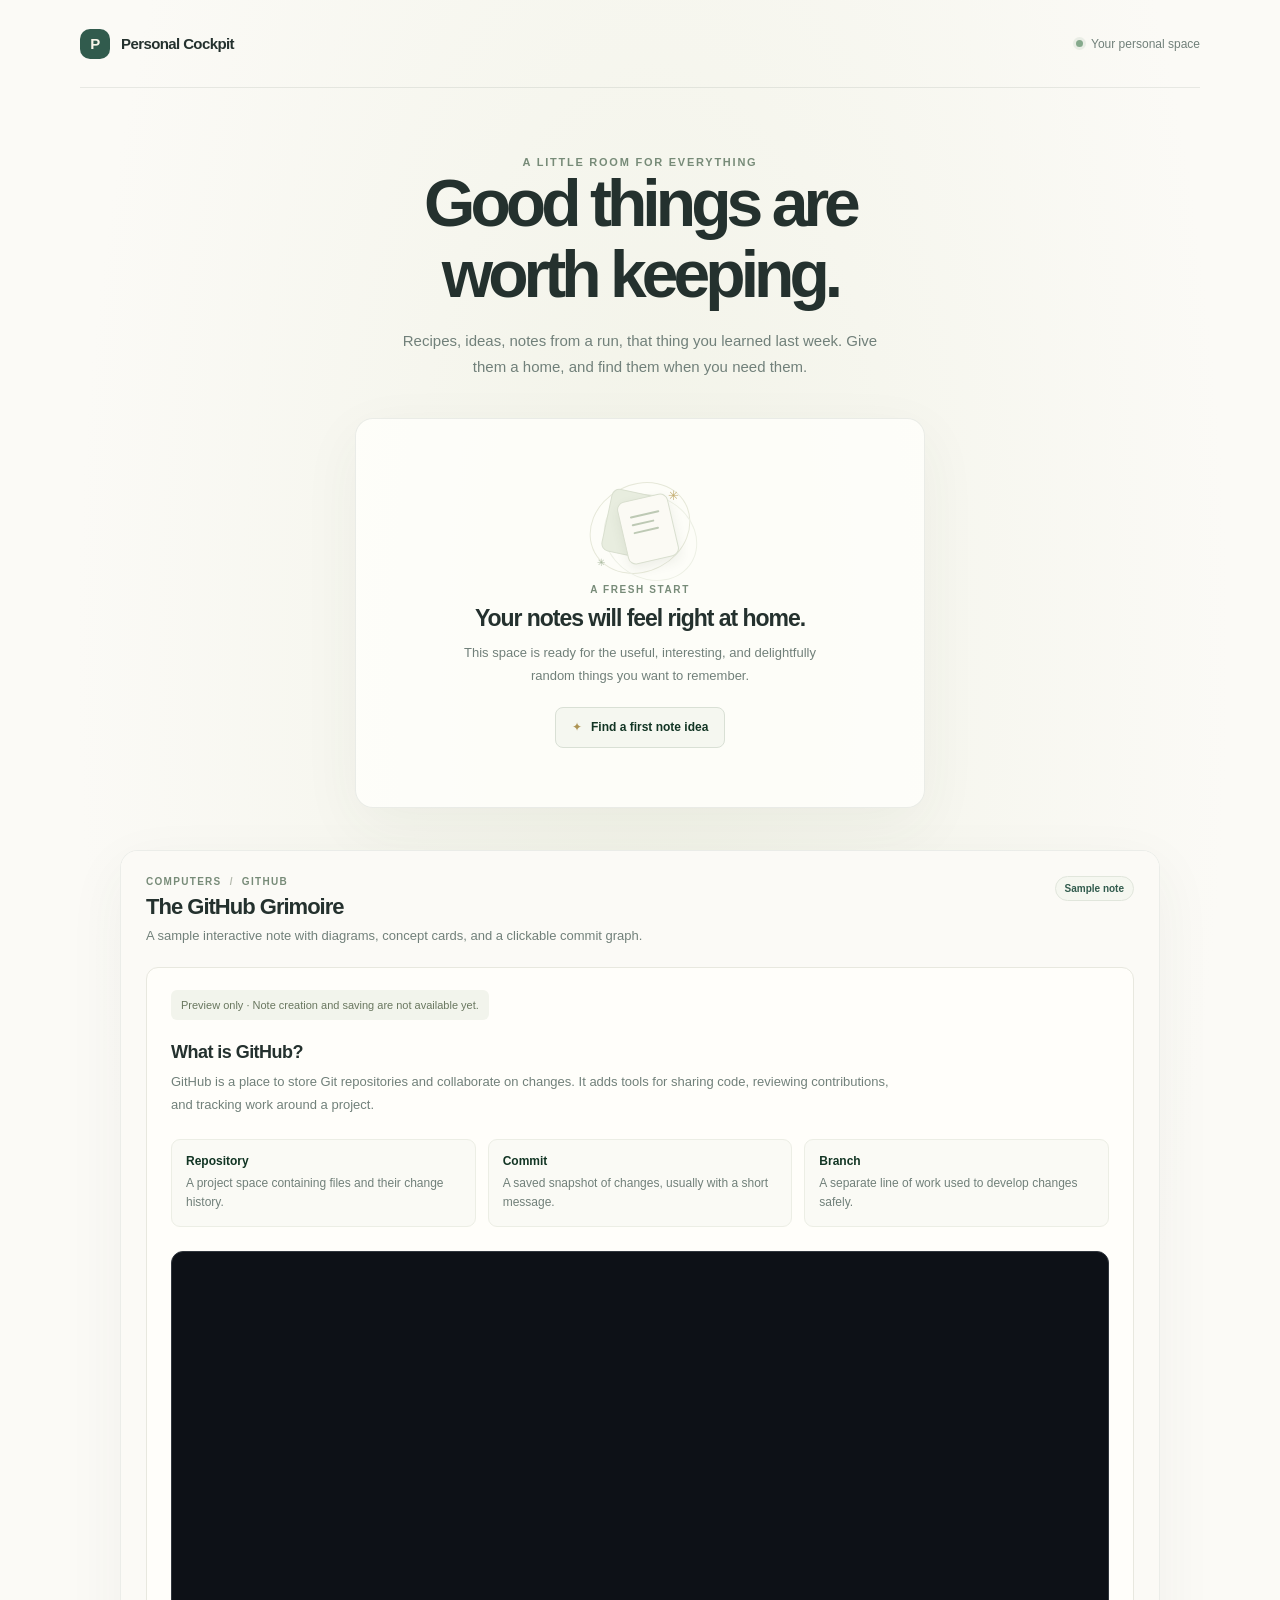
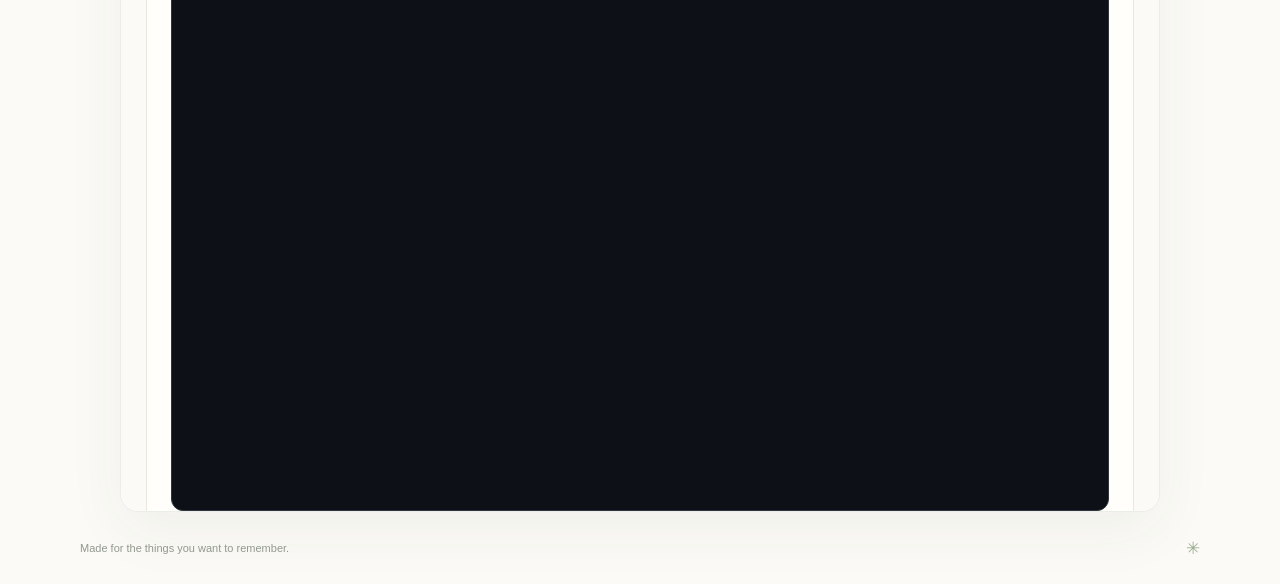
<file: index.html>
<!doctype html>
<html lang="en">
  <head>
    <meta charset="utf-8" />
    <meta name="viewport" content="width=device-width, initial-scale=1" />
    <meta
      name="description"
      content="A calm home for the things you want to remember."
    />
    <title>Personal Cockpit</title>
    <link rel="stylesheet" href="assets/css/styles.css" />
    <script src="assets/js/app.js" defer></script>
  </head>
  <body>
    <main class="page-shell">
      <header class="topbar" aria-label="Personal Cockpit">
        <a class="wordmark" href="./" aria-label="Personal Cockpit home">
          <span class="wordmark-mark" aria-hidden="true">P</span>
          <span>Personal Cockpit</span>
        </a>
        <span class="local-indicator">
          <span class="local-indicator-dot" aria-hidden="true"></span>
          Your personal space
        </span>
      </header>

      <section class="welcome" aria-labelledby="page-title">
        <p class="eyebrow">A little room for everything</p>
        <h1 id="page-title">Good things are<br class="desktop-break" /> worth keeping.</h1>
        <p class="intro">
          Recipes, ideas, notes from a run, that thing you learned last week.
          Give them a home, and find them when you need them.
        </p>
      </section>

      <section class="empty-card" aria-labelledby="empty-title">
        <div class="illustration" aria-hidden="true">
          <div class="orbit orbit-one"></div>
          <div class="orbit orbit-two"></div>
          <div class="note note-back"></div>
          <div class="note note-front">
            <span></span><span></span><span></span>
          </div>
          <span class="sparkle sparkle-one">✳</span>
          <span class="sparkle sparkle-two">✳</span>
        </div>
        <p class="card-kicker">A fresh start</p>
        <h2 id="empty-title">Your notes will feel right at home.</h2>
        <p class="empty-copy">
          This space is ready for the useful, interesting, and delightfully
          random things you want to remember.
        </p>
        <button class="prompt-button" id="prompt-button" type="button">
          <span>✦</span> Find a first note idea
        </button>
        <p class="prompt" id="prompt" aria-live="polite" hidden></p>
      </section>

      <section class="sample-note" aria-label="Sample note: The GitHub Grimoire">
        <!-- Scripts are allowed so the nested diagram can run; same-origin stays sandboxed. -->
        <iframe
          class="sample-note-frame"
          src="assets/notes/github-note.html"
          title="Sample note: The GitHub Grimoire"
          sandbox="allow-scripts"
        ></iframe>
      </section>

      <footer class="page-footer">
        <span>Made for the things you want to remember.</span>
        <span class="footer-mark" aria-hidden="true">✳</span>
      </footer>
    </main>
  </body>
</html>
</file>
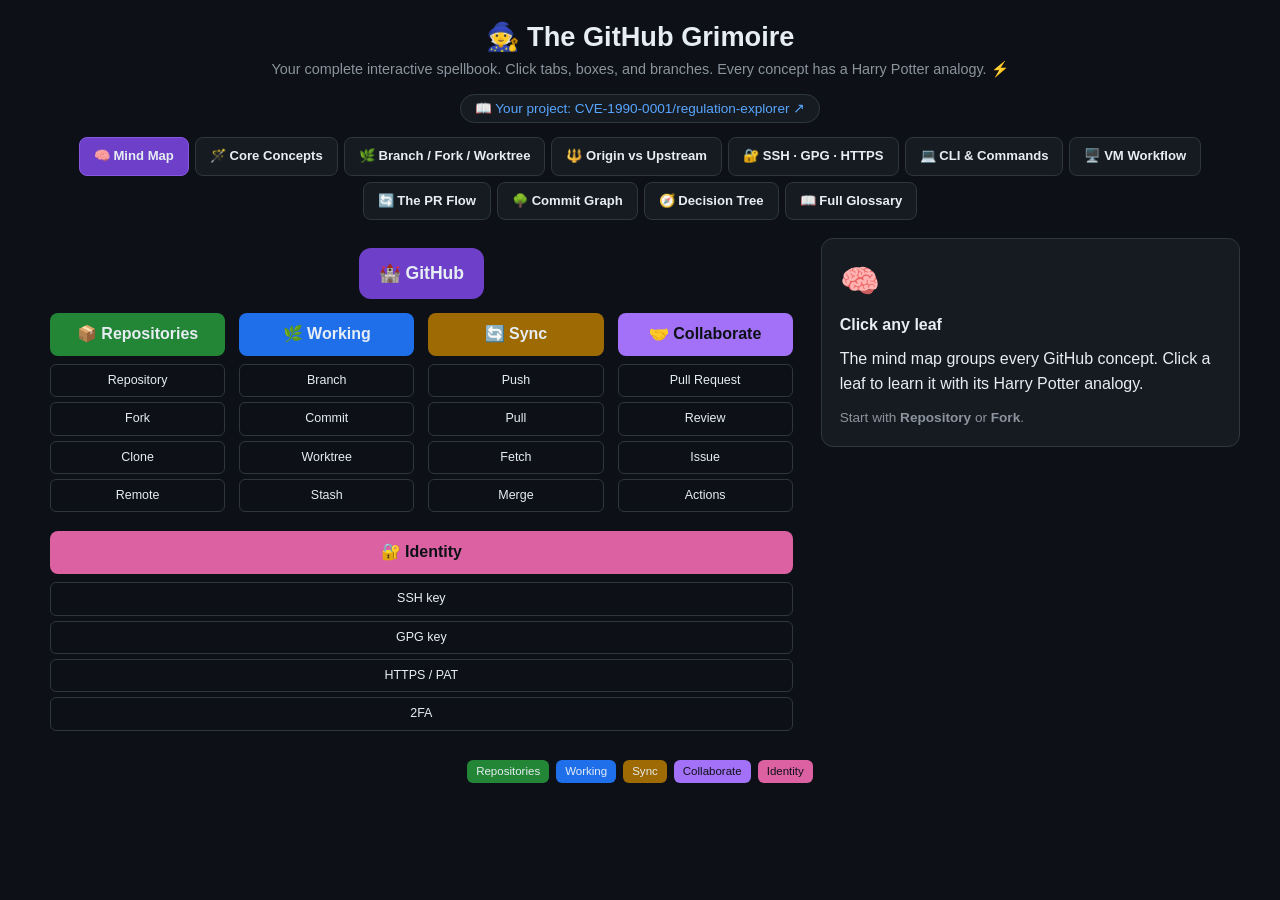
<file: assets/notes/github-grimoire.html>
<!DOCTYPE html>
<html lang="en">
<head>
<meta charset="UTF-8">
<meta name="viewport" content="width=device-width, initial-scale=1.0">
<title>🧙 The GitHub Grimoire — Your Complete Interactive Spellbook</title>
<style>
  * { box-sizing: border-box; margin: 0; padding: 0; }
  body { font-family: -apple-system, "Segoe UI", Roboto, sans-serif; background: #0d1117; color: #e6edf3; padding: 16px; line-height: 1.55; }
  h1 { text-align: center; font-size: 1.7rem; }
  .sub { text-align: center; color: #8b949e; margin-bottom: 16px; font-size: 0.9rem; }
  .repo-pill { text-align:center; margin-bottom:16px; }
  .repo-pill a { color:#58a6ff; text-decoration:none; background:#161b22; border:1px solid #30363d; padding:6px 14px; border-radius:20px; font-size:0.85rem; }
  .tabs { display: flex; gap: 6px; justify-content: center; flex-wrap: wrap; margin-bottom: 18px; }
  .tab { cursor: pointer; padding: 8px 14px; border-radius: 8px; background: #161b22; border: 1px solid #30363d; font-weight: 600; font-size: 0.82rem; }
  .tab.active { background: #6e40c9; border-color: #8957e5; }
  .view { display: none; max-width:1200px; margin:0 auto; }
  .view.active { display: block; }
  .wrap { display: flex; gap: 18px; flex-wrap: wrap; }
  .diagram { flex: 2; min-width: 300px; }
  .panel { flex: 1; min-width: 270px; background: #161b22; border: 1px solid #30363d; border-radius: 12px; padding: 18px; position: sticky; top: 16px; align-self: flex-start; }
  .lane { border: 1px solid #30363d; border-radius: 12px; padding: 14px; margin-bottom: 12px; background: #161b22; }
  .lane-title { font-size: 0.72rem; text-transform: uppercase; letter-spacing: 1px; color: #8b949e; margin-bottom: 10px; }
  .nodes { display: flex; gap: 10px; flex-wrap: wrap; }
  .node { cursor: pointer; border-radius: 10px; padding: 11px 13px; font-weight: 600; border: 2px solid transparent; transition: all .15s; flex: 1; min-width: 100px; text-align: center; font-size: 0.85rem; }
  .node:hover { transform: translateY(-2px); filter: brightness(1.15); }
  .node.active { border-color: #fff; box-shadow: 0 0 0 3px rgba(255,255,255,.2); }
  .b1{background:#1f6feb}.b2{background:#8957e5}.b3{background:#238636}.b4{background:#9e6a03}
  .b5{background:#bc4c00}.b6{background:#a371f7;color:#0d1117}.b7{background:#db61a2;color:#0d1117}.b8{background:#1a7f7f}
  .arrow { text-align: center; color: #8b949e; font-size: 1.3rem; margin: 2px 0; }
  .barrier { border: 2px dashed #f85149; border-radius: 10px; padding: 7px; text-align: center; color: #f85149; font-size: 0.78rem; margin: 10px 0; font-weight: 600; }
  .panel .emoji { font-size: 2rem; } .panel h2 { font-size: 1rem; margin: 6px 0 10px; }
  .panel code,.card code,.term code { background: #0d1117; padding: 2px 6px; border-radius: 4px; color: #79c0ff; font-size: 0.85rem; }
  .panel pre,.card pre,.term pre { background: #0d1117; padding: 10px; border-radius: 6px; overflow-x: auto; margin: 8px 0; border: 1px solid #30363d; font-size: 0.8rem; color:#79c0ff; }
  .hint { color: #8b949e; font-size: 0.85rem; margin-top: 10px; }
  .grid { display:grid; grid-template-columns:repeat(auto-fit,minmax(260px,1fr)); gap:12px; }
  .card { background:#161b22; border:1px solid #30363d; border-radius:10px; padding:14px; }
  .card h3 { font-size:0.95rem; margin-bottom:6px; color:#d2a8ff; }
  .card .ana { color:#f0b72f; font-style:italic; font-size:0.85rem; display:block; margin-top:6px; }
  .mindmap { text-align:center; padding:10px; }
  .mm-root { display:inline-block; background:#6e40c9; padding:12px 20px; border-radius:12px; font-weight:700; font-size:1.1rem; margin-bottom:14px; }
  .mm-branches { display:flex; gap:14px; justify-content:center; flex-wrap:wrap; align-items:flex-start; }
  .mm-branch { flex:1; min-width:150px; }
  .mm-head { padding:9px; border-radius:8px; font-weight:700; margin-bottom:8px; cursor:pointer; }
  .mm-head:hover{filter:brightness(1.15)}
  .mm-leaf { background:#0d1117; border:1px solid #30363d; border-radius:6px; padding:6px 8px; margin:5px 0; font-size:0.78rem; cursor:pointer; }
  .mm-leaf:hover{border-color:#58a6ff}
  .tree { font-family:monospace; font-size:0.85rem; background:#0d1117; border:1px solid #30363d; border-radius:8px; padding:16px; overflow-x:auto; }
  .tree .q{color:#f0b72f;font-weight:700}.tree .a{color:#3fb950}
  details { background:#161b22; border:1px solid #30363d; border-radius:8px; padding:10px 14px; margin-bottom:8px; }
  details summary { cursor:pointer; font-weight:600; color:#79c0ff; }
  details[open] summary { margin-bottom:8px; }
  .term { background:#161b22; border:1px solid #30363d; border-radius:8px; padding:13px; margin-bottom:9px; }
  .term b { color:#79c0ff; } .term .ana { color:#f0b72f; font-style:italic; }
  .flow { display:flex; flex-direction:column; gap:8px; }
  .flow-step { background:#161b22; border:1px solid #30363d; border-left:4px solid #6e40c9; border-radius:8px; padding:12px; }
  .flow-step b{color:#d2a8ff}
  .legend { margin: 14px 0 0; display:flex; gap:7px; flex-wrap:wrap; justify-content:center; font-size:0.72rem; }
  .legend span { padding:3px 9px; border-radius:6px; }
  .cmd { background:#0d1117; border:1px solid #30363d; border-radius:8px; padding:12px; margin-bottom:8px; }
  .cmd code{color:#79c0ff;font-size:0.85rem} .cmd .d{color:#8b949e;font-size:0.8rem;display:block;margin-top:4px}
  .graph-wrap{display:flex;gap:18px;flex-wrap:wrap}
  .graph{flex:2;min-width:300px;background:#0d1117;border:1px solid #30363d;border-radius:10px;padding:18px;overflow-x:auto}
  svg{max-width:100%}
  .cdot{cursor:pointer;transition:r .1s}.cdot:hover{stroke:#fff;stroke-width:2}
  .ctrl{display:flex;gap:8px;margin-bottom:12px;flex-wrap:wrap}
  .ctrl button{cursor:pointer;background:#161b22;border:1px solid #30363d;color:#e6edf3;border-radius:6px;padding:6px 12px;font-size:0.8rem}
  .ctrl button:hover{border-color:#58a6ff}
</style>
</head>
<body>
  <h1>🧙 The GitHub Grimoire</h1>
  <p class="sub">Your complete interactive spellbook. Click tabs, boxes, and branches. Every concept has a Harry Potter analogy. ⚡</p>
  <div class="repo-pill"><a href="https://github.com/CVE-1990-0001/regulation-explorer" target="_blank">📖 Your project: CVE-1990-0001/regulation-explorer ↗</a></div>

  <div class="tabs">
    <div class="tab active" data-v="mindmap">🧠 Mind Map</div>
    <div class="tab" data-v="core">🪄 Core Concepts</div>
    <div class="tab" data-v="bfw">🌿 Branch / Fork / Worktree</div>
    <div class="tab" data-v="upstream">🔱 Origin vs Upstream</div>
    <div class="tab" data-v="security">🔐 SSH · GPG · HTTPS</div>
    <div class="tab" data-v="cli">💻 CLI & Commands</div>
    <div class="tab" data-v="vmflow">🖥️ VM Workflow</div>
    <div class="tab" data-v="flow">🔄 The PR Flow</div>
    <div class="tab" data-v="graph">🌳 Commit Graph</div>
    <div class="tab" data-v="decide">🧭 Decision Tree</div>
    <div class="tab" data-v="glossary">📖 Full Glossary</div>
  </div>

  <!-- ===== MIND MAP ===== -->
  <div class="view active" id="mindmap">
    <div class="wrap">
      <div class="diagram">
        <div class="mindmap">
          <div class="mm-root">🏰 GitHub</div>
          <div class="mm-branches">
            <div class="mm-branch">
              <div class="mm-head b3">📦 Repositories</div>
              <div class="mm-leaf" data-k="repo">Repository</div>
              <div class="mm-leaf" data-k="fork">Fork</div>
              <div class="mm-leaf" data-k="clone">Clone</div>
              <div class="mm-leaf" data-k="remote">Remote</div>
            </div>
            <div class="mm-branch">
              <div class="mm-head b1">🌿 Working</div>
              <div class="mm-leaf" data-k="branch">Branch</div>
              <div class="mm-leaf" data-k="commit">Commit</div>
              <div class="mm-leaf" data-k="worktree">Worktree</div>
              <div class="mm-leaf" data-k="stash">Stash</div>
            </div>
            <div class="mm-branch">
              <div class="mm-head b4">🔄 Sync</div>
              <div class="mm-leaf" data-k="push">Push</div>
              <div class="mm-leaf" data-k="pull">Pull</div>
              <div class="mm-leaf" data-k="fetch">Fetch</div>
              <div class="mm-leaf" data-k="merge">Merge</div>
            </div>
            <div class="mm-branch">
              <div class="mm-head b6">🤝 Collaborate</div>
              <div class="mm-leaf" data-k="pr">Pull Request</div>
              <div class="mm-leaf" data-k="review">Review</div>
              <div class="mm-leaf" data-k="issue">Issue</div>
              <div class="mm-leaf" data-k="action">Actions</div>
            </div>
            <div class="mm-branch">
              <div class="mm-head b7">🔐 Identity</div>
              <div class="mm-leaf" data-k="ssh">SSH key</div>
              <div class="mm-leaf" data-k="gpg">GPG key</div>
              <div class="mm-leaf" data-k="https">HTTPS / PAT</div>
              <div class="mm-leaf" data-k="2fa">2FA</div>
            </div>
          </div>
        </div>
      </div>
      <div class="panel" id="mmpanel">
        <div class="emoji">🧠</div>
        <h2>Click any leaf</h2>
        <p>The mind map groups every GitHub concept. Click a leaf to learn it with its Harry Potter analogy.</p>
        <p class="hint">Start with <b>Repository</b> or <b>Fork</b>.</p>
      </div>
    </div>
    <div class="legend">
      <span class="b3">Repositories</span><span class="b1">Working</span><span class="b4">Sync</span><span class="b6">Collaborate</span><span class="b7">Identity</span>
    </div>
  </div>

  <!-- ===== CORE CONCEPTS ===== -->
  <div class="view" id="core">
    <div class="grid">
      <div class="card"><h3>📦 Repository ("repo")</h3>A project's folder + its entire history, stored by Git.<span class="ana">Your spellbook — every spell and every past edit, bound together.</span></div>
      <div class="card"><h3>💾 Commit</h3>A saved snapshot of changes with a message. The atomic unit of history.<span class="ana">Casting a spell into the book with a note on what it does — permanent and labelled.</span></div>
      <div class="card"><h3>🌿 Branch</h3>A movable pointer to a line of commits inside one repo.<span class="ana">A separate page you write on so you don't scribble over the master page (<code>main</code>).</span></div>
      <div class="card"><h3>🍴 Fork</h3>Your personal server-side copy of someone else's repo.<span class="ana">Photocopying Dumbledore's spellbook so you can experiment freely.</span></div>
      <div class="card"><h3>📥 Clone</h3>Downloading a repo to a machine.<span class="ana">Copying the whole spellbook onto your desk at home.</span></div>
      <div class="card"><h3>🛰️ Remote</h3>A saved address a repo syncs with (<code>origin</code>, <code>upstream</code>, <code>enterprise</code>…).<span class="ana">An owl's destination — a saved address you send letters to.</span></div>
      <div class="card"><h3>📜 Pull Request</h3>A formal request to merge your branch. A SEPARATE step from pushing, done in the browser.<span class="ana">Asking the gods/librarian to accept your pages into the official book.</span></div>
      <div class="card"><h3>🔀 Merge</h3>Combining one branch's commits into another.<span class="ana">Copying your page's spells into the master page.</span></div>
      <div class="card"><h3>⚔️ Merge conflict</h3>When two branches changed the same lines and Git can't auto-decide.<span class="ana">Two wizards edited the same spell differently — you must choose the final wording.</span></div>
      <div class="card"><h3>📌 HEAD</h3>A pointer to "where you are right now" (usually the tip of your current branch).<span class="ana">The bookmark showing which page you're currently writing on.</span></div>
      <div class="card"><h3>🏷️ Tag / Release</h3>A named marker on a commit, often a version (<code>v1.0</code>).<span class="ana">A wax seal marking an important, finished edition.</span></div>
      <div class="card"><h3>📦 .gitignore</h3>A file listing things Git should NOT track (secrets, build junk).<span class="ana">The Room of Hidden Things — stuff you deliberately keep out of the book.</span></div>
    </div>
  </div>

  <!-- ===== BRANCH / FORK / WORKTREE ===== -->
  <div class="view" id="bfw">
    <div class="grid">
      <div class="card"><h3>🌿 Branch — a line of work</h3>Lives <b>inside one repo</b>. Switch with <code>git checkout name</code>. Your everyday default.<br><br><b>Use when:</b> starting any feature/fix in a repo you can push to.<span class="ana">A separate page in your own spellbook.</span></div>
      <div class="card"><h3>🍴 Fork — a whole copy</h3>A <b>separate repo</b> under your account. Has its own branches.<br><br><b>Use when:</b> you lack push access to the original but want to contribute (fork → branch → PR).<span class="ana">Your photocopy of someone else's book.</span></div>
      <div class="card"><h3>🪵 Worktree — two folders, one repo</h3>Check out a <b>second branch into a second folder</b>, sharing the same history/remotes.<pre>git worktree add ../hotfix feature/add-dsgvo</pre><b>Use when:</b> you need two branches live <i>at the same time</i> (compare builds, urgent fix mid-feature) without stashing.<span class="ana">Magically duplicating your desk so two pages are open at once.</span></div>
    </div>
    <h3 style="margin:18px 0 10px;color:#d2a8ff">They stack, not compete:</h3>
    <div class="tree">FORK (a whole repo copy)
 └── BRANCH (a line of work) ×many
       └── WORKTREE (an extra folder for that branch) ×optional</div>
    <h3 style="margin:18px 0 10px;color:#d2a8ff">Quick chooser:</h3>
    <div class="flow">
      <div class="flow-step"><b>Repo I can push to?</b> → just make a <b>branch</b>.</div>
      <div class="flow-step"><b>Repo I can't push to?</b> → <b>fork</b> it, branch inside, open a PR.</div>
      <div class="flow-step"><b>Need two branches open simultaneously?</b> → add a <b>worktree</b>.</div>
    </div>
  </div>

  <!-- ===== ORIGIN VS UPSTREAM ===== -->
  <div class="view" id="upstream">
    <p style="color:#8b949e;margin-bottom:14px;">Two copies, two remotes. <b>Pull FROM upstream</b> to stay current; <b>push TO origin</b> to save your work. 🪄</p>
    <div class="tree">upstream  (original: CVE-1990-0001)   ◄── you PULL new changes FROM here
   │
   │ (you forked it)
   ▼
origin    (your fork: Remychng)       ──► you PUSH your work TO here
   │
   ▼
Pull Request  ──► proposes your changes back UP to upstream</div>
    <div class="grid" style="margin-top:16px;">
      <div class="card"><h3>🍴 origin = your fork</h3>The copy you cloned: <code>Remychng/regulation-explorer</code>. You <b>push</b> your branches here. Created automatically when you clone.<span class="ana">Your personal photocopy in the dorm.</span></div>
      <div class="card"><h3>🔱 upstream = the original</h3>The repo you forked from: <code>CVE-1990-0001/regulation-explorer</code>. You <b>pull</b> new changes from here to stay current. You add it yourself by convention.<span class="ana">The official Hogwarts library spellbook.</span></div>
      <div class="card"><h3>❓ Why bother?</h3>Your fork is frozen at fork-time. The original keeps moving as teammates merge PRs. <code>upstream</code> lets you catch up so your work doesn't drift or conflict.<span class="ana">The library keeps adding spells — upstream copies them into your book.</span></div>
    </div>
    <h3 style="margin:18px 0 10px;color:#d2a8ff">Step by step</h3>
    <div class="flow">
      <div class="flow-step"><b>1. See current remotes</b><pre>git remote -v</pre>Only <code>origin</code> shows at first.</div>
      <div class="flow-step"><b>2. Add upstream</b><pre>git remote add upstream https://github.com/CVE-1990-0001/regulation-explorer.git</pre>Trains a second owl. 🦉</div>
      <div class="flow-step"><b>3. Confirm both exist</b><pre>git remote -v   # now shows origin AND upstream</pre></div>
      <div class="flow-step"><b>4. Stay up to date (whenever you start work)</b><pre>git checkout main
git pull upstream main      # newest changes from the original
git push origin main        # (optional) update your fork too</pre></div>
    </div>
    <div class="card" style="margin-top:16px;border-left:4px solid #6e40c9;">
      <h3>🧭 One sentence to remember</h3>
      Pull <b>FROM upstream</b> to stay current · push <b>TO origin</b> to save your work · open a <b>PR</b> to send changes back up to upstream.
    </div>
  </div>

  <!-- ===== SECURITY ===== -->
  <div class="view" id="security">
    <div class="grid">
      <div class="card"><h3>🔑 SSH key</h3>Proves <b>who you are</b> when pushing/pulling. A key <i>pair</i>: a secret <b>private</b> key (never share) and a <b>public</b> <code>.pub</code> you give the server. Each server needs its own.<pre>ssh-keygen -t ed25519 -C "you@email"
cat ~/.ssh/id_ed25519.pub   # give this to GitHub
ssh -T git@github.com       # test</pre><span class="ana">A building pass — your private key is the magic word only you know; the public key is the lock the castle installs. Camp Jupiter won't accept Camp Half-Blood's pass.</span></div>
      <div class="card"><h3>✍️ GPG key</h3>Proves <b>you really made a commit</b> by cryptographically <i>signing</i> it → the green "Verified" badge. Authentication (SSH) ≠ authorship (GPG).<pre>git config --global commit.gpgsign true</pre><span class="ana">Your personal wax seal pressed onto each page, proving no imposter wrote it.</span></div>
      <div class="card"><h3>🌐 HTTPS + PAT</h3>The other way to connect (vs SSH). Uses a URL like <code>https://github.com/...</code> and a <b>Personal Access Token</b> instead of a password.<span class="ana">Entering through the front gate with a signed permission slip (token) rather than a secret side-passage key (SSH).</span></div>
      <div class="card"><h3>🔢 2FA</h3>Two-Factor Authentication: password + a second code (app/key). Often required on Enterprise.<span class="ana">Needing both a password AND your wand to enter — one alone won't do.</span></div>
      <div class="card"><h3>🆚 SSH vs HTTPS — which?</h3><b>SSH:</b> set up a key once, no typing tokens after. Great for machines you control (your VM). <b>HTTPS:</b> easier through firewalls/proxies, uses a token. Both do the same job.<span class="ana">Side-passage (SSH) vs front gate (HTTPS) — both get you into the castle.</span></div>
      <div class="card"><h3>⚠️ Golden rule of keys</h3>Only ever share the <code>.pub</code> (public) half. The file WITHOUT <code>.pub</code> is your secret — never paste it anywhere.<span class="ana">Never tell anyone your secret magic word.</span></div>
    </div>
  </div>

  <!-- ===== CLI ===== -->
  <div class="view" id="cli">
    <p style="color:#8b949e;margin-bottom:12px;">The terminal is for <code>git</code> commands. The browser is for <code>https://</code> links. Don't mix them. 🪄</p>
    <details open><summary>🏁 Starting out</summary>
      <div class="cmd"><code>git clone &lt;url&gt;</code><span class="d">Copy a repo to your machine.</span></div>
      <div class="cmd"><code>cd repo &amp;&amp; code .</code><span class="d">Enter the folder and OPEN it in VS Code (makes files appear in the sidebar).</span></div>
      <div class="cmd"><code>git status</code><span class="d">What's changed / which branch you're on. Run this constantly.</span></div>
    </details>
    <details><summary>🌿 Branches</summary>
      <div class="cmd"><code>git branch -a</code><span class="d">List all branches (local + remote).</span></div>
      <div class="cmd"><code>git checkout &lt;branch&gt;</code><span class="d">Switch to a branch.</span></div>
      <div class="cmd"><code>git checkout -b &lt;new&gt;</code><span class="d">Create AND switch to a new branch.</span></div>
    </details>
    <details><summary>💾 Saving work</summary>
      <div class="cmd"><code>git add .</code><span class="d">Stage all changes for the next commit.</span></div>
      <div class="cmd"><code>git commit -m "message"</code><span class="d">Save a snapshot with a note.</span></div>
      <div class="cmd"><code>git stash</code><span class="d">Temporarily shelve uncommitted work; <code>git stash pop</code> brings it back.</span></div>
    </details>
    <details><summary>🛰️ Remotes & syncing</summary>
      <div class="cmd"><code>git remote -v</code><span class="d">Show saved addresses (read-only, safe).</span></div>
      <div class="cmd"><code>git remote add &lt;name&gt; &lt;url&gt;</code><span class="d">Add a new destination (e.g. <code>enterprise</code>).</span></div>
      <div class="cmd"><code>git remote set-url &lt;name&gt; &lt;url&gt;</code><span class="d">Fix an existing remote's address.</span></div>
      <div class="cmd"><code>git push &lt;remote&gt; &lt;branch&gt;</code><span class="d">Upload a branch.</span></div>
      <div class="cmd"><code>git pull</code><span class="d">Fetch + merge the latest from the remote.</span></div>
      <div class="cmd"><code>git fetch</code><span class="d">Download updates WITHOUT merging (safe to inspect first).</span></div>
    </details>
    <details><summary>🪵 Worktrees</summary>
      <div class="cmd"><code>git worktree add ../folder &lt;branch&gt;</code><span class="d">Check out another branch in a second folder.</span></div>
      <div class="cmd"><code>git worktree list</code><span class="d">Show all worktrees.</span></div>
    </details>
    <details><summary>🐙 GitHub CLI (<code>gh</code>) — talks to GitHub itself</summary>
      <div class="cmd"><code>gh auth login</code><span class="d">Log in to GitHub from the terminal.</span></div>
      <div class="cmd"><code>gh pr create</code><span class="d">Open a Pull Request without the browser.</span></div>
      <div class="cmd"><code>gh pr list</code><span class="d">List PRs (shows each branch).</span></div>
      <div class="cmd"><code>gh repo clone owner/repo</code><span class="d">Clone by name.</span></div>
      <span class="d" style="padding:0 12px;">Note: <code>git</code> manages history; <code>gh</code> manages GitHub things (PRs, issues, repos). Different tools.</span>
    </details>
  </div>

  <!-- ===== VM WORKFLOW ===== -->
  <div class="view" id="vmflow">
    <div class="barrier">⚡ GOLDEN RULE: Anything touching Enterprise (github.deutsche-boerse.de) MUST happen inside the VM. Your personal laptop can't cross the firewall. ⚡</div>
    <div class="grid" style="margin-bottom:16px;">
      <div class="card"><h3>🏢 Scenario A — work belongs on Enterprise</h3>Push to <code>enterprise</code>, open PRs on <code>github.deutsche-boerse.de</code>. <b>Must be done in the VM.</b><span class="ana">Camp Jupiter — inside the magical border.</span></div>
      <div class="card"><h3>🌍 Scenario B — work belongs on github.com</h3>Push to <code>origin</code> (your fork), PR to <code>CVE-1990-0001</code>. Local laptop is fine; no VM needed.<span class="ana">The open mortal world.</span></div>
    </div>
    <h3 style="margin:6px 0 10px;color:#d2a8ff">🖥️ Daily workflow for Enterprise (inside the VM)</h3>
    <div class="flow">
      <div class="flow-step"><b>One-time: clone your fork & open it</b><pre>git clone https://github.com/Remychng/regulation-explorer.git
cd regulation-explorer
code .          # opens folder → files appear in sidebar</pre></div>
      <div class="flow-step"><b>One-time: add Enterprise remote + check SSH</b><pre>git remote add enterprise git@github.deutsche-boerse.de:dev/ictr.regulation-explorer.git
ssh -T git@github.deutsche-boerse.de   # "Hi me483!" = good</pre></div>
      <div class="flow-step"><b>1. New branch for your task</b><pre>git checkout -b feature/my-new-thing</pre></div>
      <div class="flow-step"><b>2. Edit in the VM's VS Code; preview if you like</b><pre>python -m http.server 5500   # http://localhost:5500</pre></div>
      <div class="flow-step"><b>3. Save your work</b><pre>git add .
git commit -m "feat: describe your change"</pre>(Or use VS Code's Source Control panel ✓.)</div>
      <div class="flow-step"><b>4. Push to ENTERPRISE (not origin!)</b><pre>git push enterprise feature/my-new-thing</pre></div>
      <div class="flow-step"><b>5. Open the PR in the VM's BROWSER</b><pre>https://github.deutsche-boerse.de/dev/ictr.regulation-explorer/pull/new/feature/my-new-thing</pre>Fill in → Create pull request. 🎉 (Push ≠ PR!)</div>
    </div>
    <div class="card" style="margin-top:16px;border-left:4px solid #bc4c00;">
      <h3>🧭 Decide in one line</h3>
      Target Enterprise → do EVERYTHING in the VM, push <code>enterprise</code>. Target github.com → laptop is fine, push <code>origin</code>.
    </div>
  </div>

  <!-- ===== PR FLOW ===== -->
  <div class="view" id="flow">
    <div class="wrap">
      <div class="diagram">
        <div class="lane"><div class="lane-title">1 · Where you write</div>
          <div class="nodes"><div class="node b2" data-k="codespace">☁️ Codespace</div><div class="node b5" data-k="vm">🖥️ VM</div></div></div>
        <div class="arrow">⬇️ edit → <code>git add</code> → <code>git commit</code></div>
        <div class="lane"><div class="lane-title">2 · Local repo</div>
          <div class="nodes"><div class="node b1" data-k="branch2">🌿 Your branch</div></div></div>
        <div class="arrow">⬇️ <code>git push</code> (the owl 🦉)</div>
        <div class="barrier">⚡ Firewall — only the VM crosses into Enterprise ⚡</div>
        <div class="lane"><div class="lane-title">3 · Server (remote)</div>
          <div class="nodes"><div class="node b7" data-k="fork2">🍴 Fork</div><div class="node b4" data-k="ent2">🔒 Enterprise</div></div></div>
        <div class="arrow">⬇️ open PR in the BROWSER 🌐</div>
        <div class="lane"><div class="lane-title">4 · Review & merge</div>
          <div class="nodes"><div class="node b6" data-k="pr2">📜 Pull Request</div><div class="node b3" data-k="merge2">🔀 Merge</div></div></div>
      </div>
      <div class="panel" id="flowpanel">
        <div class="emoji">🔄</div><h2>The journey of a change</h2>
        <p>Click each box to see what happens at that stage — this is exactly the path your 5 PRs took.</p>
        <p class="hint">Remember: <b>push ≠ PR</b>. Pushing uploads a branch; the PR is a separate ask.</p>
      </div>
    </div>
  </div>

  <!-- ===== COMMIT GRAPH ===== -->
  <div class="view" id="graph">
    <p style="color:#8b949e;margin-bottom:12px;">Watch how branches <b>diverge</b> from <code>main</code> and <b>merge</b> back. Click any commit dot. Press play to build the story step by step. 🪄</p>
    <div class="graph-wrap">
      <div class="graph">
        <div class="ctrl">
          <button onclick="gstep(-1)">⏮️ Back</button>
          <button onclick="gplay()">▶️ Play</button>
          <button onclick="gstep(1)">⏭️ Next</button>
          <button onclick="greset()">🔄 Reset</button>
        </div>
        <svg id="gsvg" viewBox="0 0 560 360" width="560" height="360"></svg>
      </div>
      <div class="panel" id="gpanel" style="position:static">
        <div class="emoji">🌳</div><h2>The story of a branch</h2>
        <p>This mirrors your real work: <code>main</code> is the trunk, your <code>feature/…</code> branch grows beside it, then a PR merges it back.</p>
        <p class="hint">Click dots or press ▶️ Play.</p>
      </div>
    </div>
  </div>

  <!-- ===== DECISION TREE ===== -->
  <div class="view" id="decide">
    <h3 style="color:#d2a8ff;margin-bottom:10px;">"What should I do?" — follow the questions</h3>
    <div class="tree"><span class="q">Q: Does my work belong on Enterprise?</span>
├─ <span class="a">YES</span> → do everything in the <b>VM</b>, <code>git push enterprise</code>, PR on deutsche-boerse.de.
└─ <span class="a">NO (github.com)</span> → laptop is fine, <code>git push origin</code>, PR to upstream.

<span class="q">Q: Do I have push access to the repo?</span>
├─ <span class="a">YES</span> → make a <b>branch</b>, commit, push, open a PR.
└─ <span class="q">NO</span>
     └─ <b>Fork</b> it → branch in your fork → push → PR to the original.

<span class="q">Q: Do I need two branches checked out at once?</span>
├─ <span class="a">YES</span> → <b>git worktree add</b> a second folder.
└─ <span class="a">NO</span>  → just <b>git checkout</b> between branches.

<span class="q">Q: Files don't show in the VS Code sidebar after cloning?</span>
└─ You cloned but didn't OPEN the folder → <code>code .</code> or File → Open Folder.

<span class="q">Q: Push rejected — "Permission denied (publickey)"?</span>
└─ Your <b>SSH key</b> isn't on that server → add the <code>.pub</code> in Settings → SSH keys.

<span class="q">Q: Want the green "Verified" badge on commits?</span>
└─ Set up a <b>GPG key</b> and enable <code>commit.gpgsign</code>.</div>
  </div>

  <!-- ===== GLOSSARY ===== -->
  <div class="view" id="glossary">
    <div class="term"><b>Repository</b> — a project + full history. <span class="ana">Your spellbook.</span></div>
    <div class="term"><b>Commit</b> — a saved snapshot with a message. <span class="ana">A spell cast with a note.</span></div>
    <div class="term"><b>Branch</b> — a line of work inside a repo. <span class="ana">A separate page.</span></div>
    <div class="term"><b>main</b> — the default primary branch. <span class="ana">The master page everyone trusts.</span></div>
    <div class="term"><b>Fork</b> — your copy of another's repo. <span class="ana">Your photocopy.</span></div>
    <div class="term"><b>Clone</b> — download a repo locally. <span class="ana">Copy the book to your desk.</span></div>
    <div class="term"><b>Remote</b> — a saved sync address. <span class="ana">An owl's destination.</span></div>
    <div class="term"><b>origin</b> — the remote you cloned from (your fork). <span class="ana">Your home library.</span></div>
    <div class="term"><b>upstream</b> — the original repo a fork came from; pull from it to stay current. <span class="ana">The master library you copied.</span></div>
    <div class="term"><b>enterprise</b> — a custom remote for your company's private server. <span class="ana">Camp Jupiter behind the border.</span></div>
    <div class="term"><b>Push</b> — upload commits to a remote. <span class="ana">Send the owl out.</span></div>
    <div class="term"><b>Pull</b> — fetch + merge from a remote. <span class="ana">Receive and file new pages.</span></div>
    <div class="term"><b>Fetch</b> — download without merging. <span class="ana">Receive the owl but read before filing.</span></div>
    <div class="term"><b>Merge</b> — combine branches. <span class="ana">Copy one page's spells into another.</span></div>
    <div class="term"><b>Merge conflict</b> — same lines changed two ways. <span class="ana">Two wizards, one spell — you pick the wording.</span></div>
    <div class="term"><b>Pull Request</b> — request to merge; separate browser step. <span class="ana">Ask the librarian to accept your pages.</span></div>
    <div class="term"><b>Review</b> — teammates comment/approve a PR. <span class="ana">Professors checking your spell before it's official.</span></div>
    <div class="term"><b>Worktree</b> — second folder for another branch. <span class="ana">A duplicated desk.</span></div>
    <div class="term"><b>Stash</b> — shelve uncommitted work temporarily. <span class="ana">Tuck loose notes into your pocket.</span></div>
    <div class="term"><b>HEAD</b> — pointer to your current spot. <span class="ana">Your bookmark.</span></div>
    <div class="term"><b>Tag / Release</b> — named marker/version. <span class="ana">A wax-sealed edition.</span></div>
    <div class="term"><b>SSH key</b> — identity for connecting. <span class="ana">A secret-word building pass.</span></div>
    <div class="term"><b>GPG key</b> — signs commits as truly yours. <span class="ana">Your wax seal.</span></div>
    <div class="term"><b>HTTPS / PAT</b> — token-based connection. <span class="ana">Front gate with a permission slip.</span></div>
    <div class="term"><b>2FA</b> — password + second factor. <span class="ana">Password AND wand.</span></div>
    <div class="term"><b>Issue</b> — a tracked task/bug/idea. <span class="ana">A note on the castle notice board.</span></div>
    <div class="term"><b>Actions</b> — automated workflows (CI/CD). <span class="ana">Enchantments that run themselves on every change.</span></div>
    <div class="term"><b>.gitignore</b> — files Git won't track. <span class="ana">The Room of Hidden Things.</span></div>
    <div class="term"><b>gh (GitHub CLI)</b> — terminal tool for GitHub (PRs, issues). <span class="ana">A direct owl to the Ministry.</span></div>
    <div class="term"><b>code . </b> — opens the current folder in VS Code so files appear in the sidebar. <span class="ana">Putting the book on your desk, not just owning it.</span></div>
  </div>

<script>
const data = {
  repo:{e:"📦",t:"Repository",h:"A project folder plus its entire history. <span style='color:#f0b72f'>Your spellbook — every spell and every past edit bound together.</span>"},
  fork:{e:"🍴",t:"Fork",h:"Your personal copy of someone else's repo, under your account. Your <code>Remychng/regulation-explorer</code> is a fork of <code>CVE-1990-0001/...</code>. <span style='color:#f0b72f'>Photocopying Dumbledore's spellbook to experiment freely.</span>"},
  clone:{e:"📥",t:"Clone",h:"Download a repo to a machine. Then run <code>code .</code> to OPEN it so files show in the sidebar. <span style='color:#f0b72f'>Copy the book to your desk, then open it.</span><pre>git clone &lt;url&gt;\ncd repo &amp;&amp; code .</pre>"},
  remote:{e:"🛰️",t:"Remote",h:"A saved address a repo syncs with (<code>origin</code>, <code>upstream</code>, <code>enterprise</code>). <span style='color:#f0b72f'>An owl's destination.</span><pre>git remote -v</pre>"},
  branch:{e:"🌿",t:"Branch",h:"A line of work inside one repo. Your 5 features each had one. <span style='color:#f0b72f'>A separate page you write on.</span><pre>git checkout -b my-feature</pre>"},
  commit:{e:"💾",t:"Commit",h:"A saved snapshot with a message. <span style='color:#f0b72f'>Casting a spell with a note on what it does.</span><pre>git commit -m \"add DSGVO bundle\"</pre>"},
  worktree:{e:"🪵",t:"Worktree",h:"A second folder checked out to another branch of the same repo. <span style='color:#f0b72f'>A magically duplicated desk — two pages open at once.</span><pre>git worktree add ../hotfix feature/add-dsgvo</pre>"},
  stash:{e:"🧺",t:"Stash",h:"Temporarily shelve uncommitted work. <span style='color:#f0b72f'>Tucking loose notes into your pocket.</span><pre>git stash   // ...later...\ngit stash pop</pre>"},
  push:{e:"🚀",t:"Push",h:"Upload a branch to a remote. <span style='color:#f0b72f'>Sending the owl.</span><pre>git push enterprise feature/ui-polish</pre>"},
  pull:{e:"⬇️",t:"Pull",h:"Fetch + merge the latest. <span style='color:#f0b72f'>Receive new pages and file them in.</span><pre>git pull upstream main</pre>"},
  fetch:{e:"📡",t:"Fetch",h:"Download updates WITHOUT merging. <span style='color:#f0b72f'>Receive the owl but read before filing.</span><pre>git fetch origin</pre>"},
  merge:{e:"🔀",t:"Merge",h:"Combine one branch into another. <span style='color:#f0b72f'>Copy one page's spells into another.</span>"},
  pr:{e:"📜",t:"Pull Request",h:"A formal request to merge a branch — a SEPARATE step in the browser. <span style='color:#f0b72f'>Asking the librarian to accept your pages.</span>"},
  review:{e:"👓",t:"Review",h:"Teammates comment on and approve your PR before merge. <span style='color:#f0b72f'>Professors checking your spell.</span>"},
  issue:{e:"📝",t:"Issue",h:"A tracked task, bug, or idea. <span style='color:#f0b72f'>A note pinned to the castle notice board.</span>"},
  action:{e:"⚙️",t:"GitHub Actions",h:"Automated workflows (tests, deploys) that run on events. <span style='color:#f0b72f'>Enchantments that run themselves on every change.</span>"},
  ssh:{e:"🔑",t:"SSH key",h:"Proves who you are when pushing. Private key = secret; <code>.pub</code> = given to the server. Each server needs its own. <span style='color:#f0b72f'>A secret-word building pass; Camp Jupiter won't take Camp Half-Blood's.</span><pre>ssh-keygen -t ed25519 -C \"you@email\"</pre>"},
  gpg:{e:"✍️",t:"GPG key",h:"Signs commits so they show 'Verified' — proves authorship, not just access. <span style='color:#f0b72f'>Your personal wax seal on every page.</span><pre>git config --global commit.gpgsign true</pre>"},
  https:{e:"🌐",t:"HTTPS / PAT",h:"Connect via an https URL + a Personal Access Token instead of SSH. Often works through firewalls. <span style='color:#f0b72f'>The front gate with a permission slip.</span>"},
  "2fa":{e:"🔢",t:"2FA",h:"Password plus a second code. Often mandatory on Enterprise. <span style='color:#f0b72f'>Password AND wand.</span>"},
  codespace:{e:"☁️",t:"Codespace",h:"A cloud computer by GitHub. Separate from your VM. <span style='color:#f0b72f'>A different camp.</span>"},
  vm:{e:"🖥️",t:"Company VM",h:"The machine inside the firewall — the only one that reaches Enterprise. All Enterprise work happens here. <span style='color:#f0b72f'>The camp inside the magical border.</span>"},
  branch2:{e:"🌿",t:"Your branch (local)",h:"Where your commits live before pushing. <span style='color:#f0b72f'>Your draft page.</span>"},
  fork2:{e:"🍴",t:"Fork (on .com)",h:"Where your 5 branches originally lived. <span style='color:#f0b72f'>Your photocopy in the dorm.</span>"},
  ent2:{e:"🔒",t:"Enterprise server",h:"Deutsche Börse's private server behind the firewall — reachable only from the VM. <span style='color:#f0b72f'>Camp Jupiter.</span>"},
  pr2:{e:"📜",t:"Pull Request",h:"Opened in the browser after pushing. Push ≠ PR. <span style='color:#f0b72f'>The formal ask.</span>"},
  merge2:{e:"🔀",t:"Merge",h:"Once approved, your branch joins <code>main</code>. <span style='color:#f0b72f'>Your spells enter the master book.</span>"}
};
function wire(panelId){
  return (k)=>{const c=data[k]; if(!c)return; const p=document.getElementById(panelId);
    p.innerHTML=`<div class="emoji">${c.e}</div><h2>${c.t}</h2><p>${c.h}</p>`;};
}
const mmSet = wire('mmpanel'), flowSet = wire('flowpanel');
document.querySelectorAll('#mindmap .mm-leaf').forEach(l=>l.addEventListener('click',()=>mmSet(l.dataset.k)));
document.querySelectorAll('#flow .node').forEach(n=>n.addEventListener('click',()=>{
  document.querySelectorAll('#flow .node').forEach(x=>x.classList.remove('active'));
  n.classList.add('active'); flowSet(n.dataset.k);
}));
document.querySelectorAll('.tab').forEach(t=>t.addEventListener('click',()=>{
  document.querySelectorAll('.tab').forEach(x=>x.classList.remove('active'));
  document.querySelectorAll('.view').forEach(x=>x.classList.remove('active'));
  t.classList.add('active'); document.getElementById(t.dataset.v).classList.add('active');
}));

/* ===== Commit graph ===== */
const mainY=90, featY=220;
const commits=[
  {id:0,x:60,y:mainY,br:'main',msg:"Initial commit — base app",ana:"The master page everyone starts from."},
  {id:1,x:150,y:mainY,br:'main',msg:"main moves on (teammate's work)",ana:"Others keep writing on the master page."},
  {id:2,x:150,y:featY,br:'feat',from:1,msg:"Branch off: feature/add-dsgvo",msg2:"git checkout -b feature/add-dsgvo",ana:"You start a fresh page beside main."},
  {id:3,x:250,y:featY,br:'feat',msg:"commit: add DSGVO data",ana:"Cast your first spell on the new page."},
  {id:4,x:350,y:featY,br:'feat',msg:"commit: link references",msg2:"git push enterprise feature/add-dsgvo",ana:"Push sends these pages up (the owl 🦉)."},
  {id:5,x:460,y:mainY,br:'main',from:4,merge:true,msg:"Merge PR into main",ana:"The PR is approved — your spells join the master book. 🎉"}
];
let gShown=0,gTimer=null;
function greset(){gShown=0;drawGraph();}
function gstep(d){gShown=Math.max(1,Math.min(commits.length,gShown+d));drawGraph();}
function gplay(){if(gTimer){clearInterval(gTimer);gTimer=null;return;}gShown=0;gTimer=setInterval(()=>{if(gShown>=commits.length){clearInterval(gTimer);gTimer=null;return;}gShown++;drawGraph();},800);}
function drawGraph(){
  const svg=document.getElementById('gsvg'); if(!svg)return;
  let s='';
  s+=`<line x1="40" y1="${mainY}" x2="520" y2="${mainY}" stroke="#30363d" stroke-width="2"/>`;
  s+=`<text x="40" y="${mainY-18}" fill="#58a6ff" font-size="13" font-family="monospace">main</text>`;
  s+=`<text x="150" y="${featY+34}" fill="#db61a2" font-size="13" font-family="monospace">feature/add-dsgvo</text>`;
  const vis=commits.slice(0,gShown);
  vis.forEach(c=>{
    if(c.from!=null){const p=commits[c.from];const col=c.merge?'#238636':'#db61a2';
      s+=`<path d="M${p.x},${p.y} C${(p.x+c.x)/2},${p.y} ${(p.x+c.x)/2},${c.y} ${c.x},${c.y}" stroke="${col}" stroke-width="2" fill="none"/>`;}
    const prev=vis.filter(v=>v.br===c.br && v.x<c.x).sort((a,b)=>b.x-a.x)[0];
    if(prev && c.from==null){const col=c.br==='main'?'#1f6feb':'#db61a2';
      s+=`<line x1="${prev.x}" y1="${prev.y}" x2="${c.x}" y2="${c.y}" stroke="${col}" stroke-width="2"/>`;}
  });
  vis.forEach(c=>{const col=c.merge?'#238636':(c.br==='main'?'#1f6feb':'#db61a2');
    s+=`<circle class="cdot" data-id="${c.id}" cx="${c.x}" cy="${c.y}" r="9" fill="${col}" stroke="#0d1117" stroke-width="2"/>`;});
  svg.innerHTML=s;
  svg.querySelectorAll('.cdot').forEach(d=>d.addEventListener('click',()=>{
    const c=commits[+d.dataset.id];
    document.getElementById('gpanel').innerHTML=
      `<div class="emoji">${c.merge?'🔀':(c.br==='main'?'🔵':'🌿')}</div>
       <h2>${c.msg}</h2>
       ${c.msg2?`<pre>${c.msg2}</pre>`:''}
       <p style="color:#f0b72f;font-style:italic">${c.ana}</p>`;
  }));
}
drawGraph();gShown=commits.length;drawGraph();
</script>
</body>
</html>
</file>
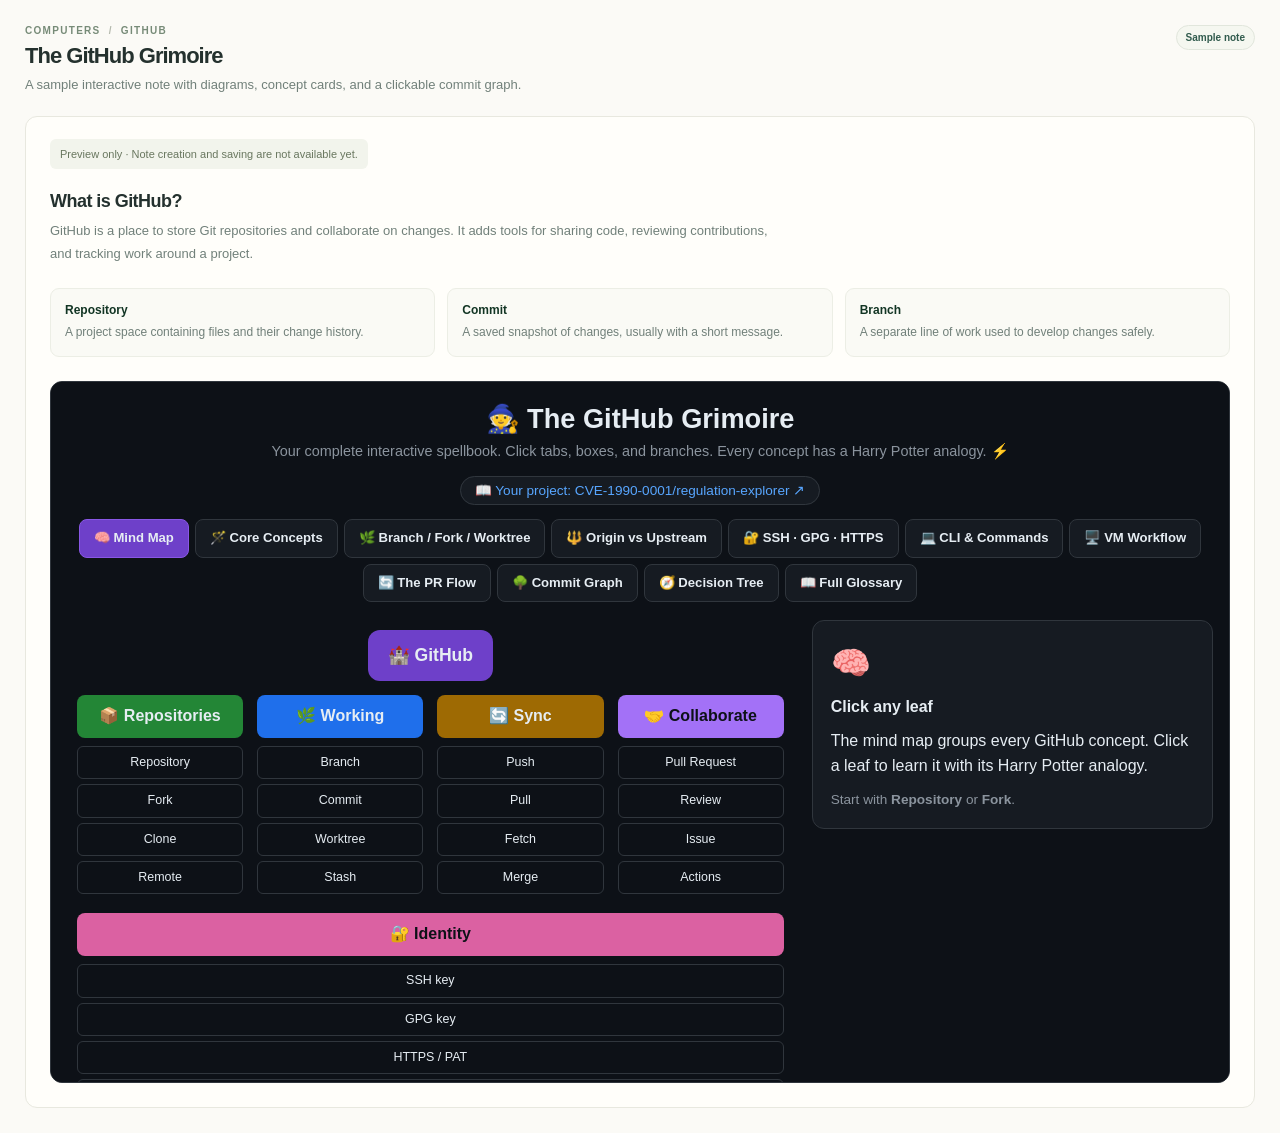
<file: assets/notes/github-note.html>
<!doctype html>
<html lang="en">
  <head>
    <meta charset="utf-8" />
    <meta name="viewport" content="width=device-width, initial-scale=1" />
    <title>The GitHub Grimoire — sample note</title>
    <style>
      :root {
        color-scheme: light;
        font-family: "Avenir Next", Avenir, sans-serif;
        color: #24312e;
        background: #fbfaf6;
      }

      * {
        box-sizing: border-box;
      }

      body {
        margin: 0;
        padding: 25px;
      }

      .note-heading {
        display: flex;
        margin-bottom: 20px;
        align-items: flex-start;
        justify-content: space-between;
        gap: 18px;
      }

      .category {
        margin: 0 0 7px;
        color: #778b78;
        font-size: 10px;
        font-weight: 700;
        letter-spacing: 0.13em;
        text-transform: uppercase;
      }

      .category span {
        padding-inline: 4px;
        color: #b4b9ad;
      }

      h1,
      h2,
      p {
        margin-top: 0;
      }

      h1 {
        margin-bottom: 6px;
        font-size: 22px;
        font-weight: 600;
        letter-spacing: -0.045em;
      }

      .description {
        margin-bottom: 0;
        color: #71807a;
        font-size: 13px;
        line-height: 1.6;
      }

      .sample-badge {
        flex: 0 0 auto;
        padding: 6px 9px;
        border: 1px solid #e1e6dc;
        border-radius: 999px;
        color: #315b4d;
        background: #f5f7f0;
        font-size: 10px;
        font-weight: 600;
      }

      .note-content {
        padding: 22px 24px 24px;
        border: 1px solid #e8e8df;
        border-radius: 12px;
        background: #fffefa;
      }

      .notice {
        display: inline-block;
        margin-bottom: 22px;
        padding: 7px 10px;
        border-radius: 6px;
        color: #69775f;
        background: #f2f4ec;
        font-size: 11px;
        line-height: 1.5;
      }

      h2 {
        margin-bottom: 8px;
        font-size: 18px;
        font-weight: 600;
        letter-spacing: -0.03em;
      }

      .note-content > p:not(.notice) {
        max-width: 720px;
        margin-bottom: 22px;
        color: #71807a;
        font-size: 13px;
        line-height: 1.75;
      }

      .terms {
        display: grid;
        margin-bottom: 24px;
        grid-template-columns: repeat(3, minmax(0, 1fr));
        gap: 12px;
      }

      .terms section {
        padding: 14px;
        border: 1px solid #eceee5;
        border-radius: 9px;
        background: #fafaf5;
      }

      .terms h3 {
        margin: 0 0 6px;
        color: #123524;
        font-size: 12px;
      }

      .terms p {
        margin: 0;
        color: #71807a;
        font-size: 12px;
        line-height: 1.6;
      }

      .diagram-frame {
        display: block;
        width: 100%;
        height: min(78vh, 860px);
        min-height: 620px;
        border: 1px solid #30363d;
        border-radius: 12px;
        background: #0d1117;
      }

      @media (max-width: 600px) {
        body {
          padding: 17px;
        }

        h1 {
          font-size: 19px;
        }

        .note-content {
          padding: 17px;
        }

        .terms {
          grid-template-columns: 1fr;
        }

        .diagram-frame {
          height: 76vh;
          min-height: 560px;
        }
      }
    </style>
  </head>
  <body>
    <main>
      <header class="note-heading">
        <div>
          <p class="category">Computers <span>/</span> GitHub</p>
          <h1>The GitHub Grimoire</h1>
          <p class="description">
            A sample interactive note with diagrams, concept cards, and a
            clickable commit graph.
          </p>
        </div>
        <span class="sample-badge">Sample note</span>
      </header>

      <article class="note-content" aria-label="Sample note content">
        <p class="notice">Preview only · Note creation and saving are not available yet.</p>
        <h2>What is GitHub?</h2>
        <p>
          GitHub is a place to store Git repositories and collaborate on
          changes. It adds tools for sharing code, reviewing contributions,
          and tracking work around a project.
        </p>
        <div class="terms">
          <section>
            <h3>Repository</h3>
            <p>A project space containing files and their change history.</p>
          </section>
          <section>
            <h3>Commit</h3>
            <p>A saved snapshot of changes, usually with a short message.</p>
          </section>
          <section>
            <h3>Branch</h3>
            <p>A separate line of work used to develop changes safely.</p>
          </section>
        </div>

        <iframe
          class="diagram-frame"
          src="github-grimoire.html"
          title="Interactive GitHub Grimoire diagram"
          sandbox="allow-scripts"
          referrerpolicy="no-referrer"
        ></iframe>
      </article>
    </main>
  </body>
</html>
</file>
<file: assets/css/styles.css>
/* Theme tokens and shared browser defaults. */
:root {
  color-scheme: light;
  --ink: #24312e;
  --muted: #71807a;
  --green: #315b4d;
  --green-dark: #123524;
  --paper: #fbfaf6;
  --line: #e8e8df;
  font-family: "Avenir Next", Avenir, sans-serif;
  font-synthesis: none;
  text-rendering: optimizeLegibility;
}

* {
  box-sizing: border-box;
}

body {
  min-width: 320px;
  min-height: 100vh;
  margin: 0;
  color: var(--ink);
  background:
    radial-gradient(ellipse at 51% 30%, rgba(237, 239, 224, 0.65), transparent 36rem),
    var(--paper);
}

button,
a {
  font: inherit;
}

/* Shared page frame and top navigation. */
.page-shell {
  display: flex;
  width: min(100% - 64px, 1120px);
  min-height: 100vh;
  margin-inline: auto;
  flex-direction: column;
}

.topbar {
  display: flex;
  min-height: 88px;
  align-items: center;
  justify-content: space-between;
  border-bottom: 1px solid rgba(54, 73, 62, 0.1);
}

.wordmark {
  display: inline-flex;
  align-items: center;
  gap: 11px;
  color: var(--ink);
  font-family: "Avenir Next", Avenir, sans-serif;
  font-size: 15px;
  font-weight: 700;
  letter-spacing: -0.04em;
  text-decoration: none;
}

.wordmark-mark {
  display: grid;
  width: 30px;
  height: 30px;
  place-items: center;
  border-radius: 10px;
  color: #f8f5e9;
  background: var(--green);
  font-family: "Avenir Next", Avenir, sans-serif;
  font-size: 15px;
}

.local-indicator {
  display: inline-flex;
  align-items: center;
  gap: 8px;
  color: var(--muted);
  font-size: 12px;
}

.local-indicator-dot {
  width: 7px;
  height: 7px;
  border-radius: 50%;
  background: #85a98c;
  box-shadow: 0 0 0 3px rgba(133, 169, 140, 0.15);
}

/* Introductory heading and supporting copy. */
.welcome {
  padding: 68px 0 38px;
  text-align: center;
}

.eyebrow,
.card-kicker {
  margin: 0;
  color: #778b78;
  font-size: 11px;
  font-weight: 700;
  letter-spacing: 0.16em;
  text-transform: uppercase;
}

h1,
h2,
p {
  margin-top: 0;
}

h1 {
  margin-bottom: 17px;
  font-family: "Avenir Next", Avenir, sans-serif;
  font-size: clamp(39px, 5.7vw, 66px);
  font-weight: 600;
  letter-spacing: -0.075em;
  line-height: 1.08;
}

.intro {
  max-width: 500px;
  margin: 0 auto;
  color: var(--muted);
  font-size: 15px;
  line-height: 1.75;
}

/* Empty-state card, decorative illustration, and suggestion button. */
.empty-card {
  display: flex;
  width: min(100%, 570px);
  min-height: 390px;
  margin: 0 auto;
  padding: 27px 42px 34px;
  align-items: center;
  flex-direction: column;
  justify-content: center;
  border: 1px solid rgba(65, 82, 67, 0.1);
  border-radius: 18px;
  background: rgba(255, 255, 252, 0.8);
  box-shadow: 0 18px 60px rgba(53, 67, 53, 0.055);
  text-align: center;
}

.illustration {
  position: relative;
  width: 112px;
  height: 105px;
  margin-bottom: 8px;
}

.orbit {
  position: absolute;
  border: 1px solid #e6e8d9;
  border-radius: 50%;
  transform: rotate(-28deg);
}

.orbit-one {
  inset: 13px 4px 4px;
}

.orbit-two {
  inset: 25px -3px -3px 18px;
  border-color: #edf0e5;
  transform: rotate(31deg);
}

.note {
  position: absolute;
  width: 52px;
  height: 64px;
  border: 1px solid #d9dfcf;
  border-radius: 8px;
  background: #f1f2e8;
  transform: rotate(-13deg);
}

.note-back {
  top: 21px;
  left: 22px;
  background: #e8eddf;
  transform: rotate(12deg);
}

.note-front {
  top: 26px;
  left: 38px;
  display: flex;
  padding: 15px 10px;
  flex-direction: column;
  gap: 6px;
  background: #fbfaf4;
  box-shadow: 0 5px 12px rgba(63, 77, 57, 0.08);
}

.note-front span {
  height: 2px;
  border-radius: 2px;
  background: #bdc9b4;
}

.note-front span:nth-child(2) {
  width: 75%;
}

.note-front span:nth-child(3) {
  width: 88%;
}

.sparkle {
  position: absolute;
  color: #c3ad70;
  font-size: 13px;
}

.sparkle-one {
  top: 17px;
  right: 17px;
}

.sparkle-two {
  bottom: 8px;
  left: 13px;
  color: #a8b99e;
  font-size: 10px;
}

.card-kicker {
  margin-bottom: 10px;
  font-size: 10px;
}

h2 {
  margin-bottom: 10px;
  font-family: "Manrope", sans-serif;
  font-size: clamp(19px, 3vw, 23px);
  font-weight: 600;
  letter-spacing: -0.045em;
}

.empty-copy {
  max-width: 370px;
  margin-bottom: 20px;
  color: var(--muted);
  font-size: 13px;
  line-height: 1.7;
}

.prompt-button {
  min-height: 41px;
  padding: 0 16px;
  border: 1px solid #d9e0d5;
  border-radius: 8px;
  color: var(--green-dark);
  background: #f5f7f0;
  cursor: pointer;
  font-size: 12px;
  font-weight: 600;
  transition: background 150ms ease, transform 150ms ease;
}

.prompt-button:hover {
  background: #ebf0e6;
  transform: translateY(-1px);
}

.prompt-button:focus-visible,
.wordmark:focus-visible {
  outline: 3px solid #b7c8a8;
  outline-offset: 3px;
}

.prompt-button span {
  margin-right: 6px;
  color: #ad9454;
}

.prompt {
  margin: 14px 0 0;
  color: var(--green);
  font-size: 13px;
  font-weight: 500;
  line-height: 1.5;
}

/* Sample note document, hosted separately inside a sandboxed frame. */
.sample-note {
  width: min(100%, 1040px);
  margin: 42px auto 0;
  border: 1px solid rgba(65, 82, 67, 0.1);
  border-radius: 18px;
  background: rgba(255, 255, 252, 0.88);
  box-shadow: 0 18px 60px rgba(53, 67, 53, 0.055);
  overflow: hidden;
}

.sample-note-frame {
  display: block;
  width: 100%;
  height: max(1050px, 140vh);
  border: 0;
  background: #fbfaf6;
}

/* Footer and small-screen layout adjustments. */
.page-footer {
  display: flex;
  min-height: 72px;
  margin-top: auto;
  align-items: center;
  justify-content: space-between;
  color: #92998e;
  font-size: 11px;
}

.footer-mark {
  color: #9cad91;
  font-size: 17px;
}

@media (max-width: 600px) {
  .page-shell {
    width: min(100% - 36px, 460px);
  }

  .topbar {
    min-height: 70px;
  }

  .wordmark {
    gap: 8px;
    font-size: 13px;
  }

  .local-indicator {
    font-size: 10px;
  }

  .welcome {
    padding: 55px 0 30px;
  }

  .intro {
    max-width: 390px;
    font-size: 14px;
  }

  .empty-card {
    min-height: 370px;
    padding: 24px 22px 29px;
  }

  .sample-note {
    margin-top: 30px;
  }

  .sample-note-frame {
    height: max(1000px, 150vh);
  }

  .page-footer {
    min-height: 60px;
    font-size: 10px;
  }
}

@media (prefers-reduced-motion: reduce) {
  *,
  *::before,
  *::after {
    scroll-behavior: auto !important;
    transition-duration: 0.01ms !important;
  }
}
</file>
